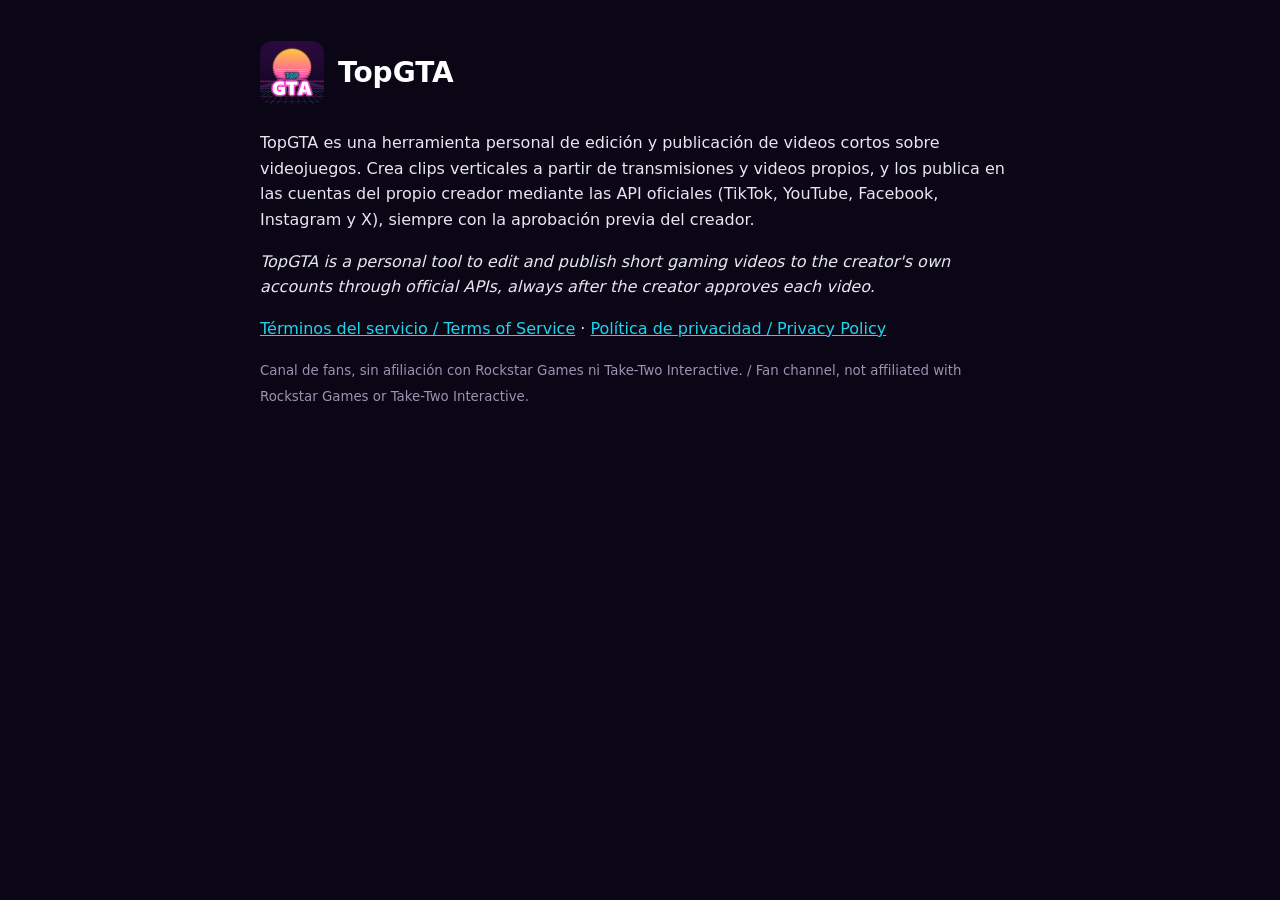
<file: index.html>
<!doctype html><html lang="es"><head><meta charset="utf-8"><meta name="viewport" content="width=device-width,initial-scale=1">
<title>TopGTA</title><link rel="stylesheet" href="estilo.css"></head><body><main>
<header><img src="logo.png" alt="Logo TopGTA"><h1>TopGTA</h1></header>
<p>TopGTA es una herramienta personal de edición y publicación de videos cortos sobre videojuegos. Crea clips verticales a partir de transmisiones y videos propios, y los publica en las cuentas del propio creador mediante las API oficiales (TikTok, YouTube, Facebook, Instagram y X), siempre con la aprobación previa del creador.</p>
<p><em>TopGTA is a personal tool to edit and publish short gaming videos to the creator's own accounts through official APIs, always after the creator approves each video.</em></p>
<p><a href="terminos.html">Términos del servicio / Terms of Service</a> · <a href="privacidad.html">Política de privacidad / Privacy Policy</a></p>
<p><small>Canal de fans, sin afiliación con Rockstar Games ni Take-Two Interactive. / Fan channel, not affiliated with Rockstar Games or Take-Two Interactive.</small></p>
</main></body></html>
</file>
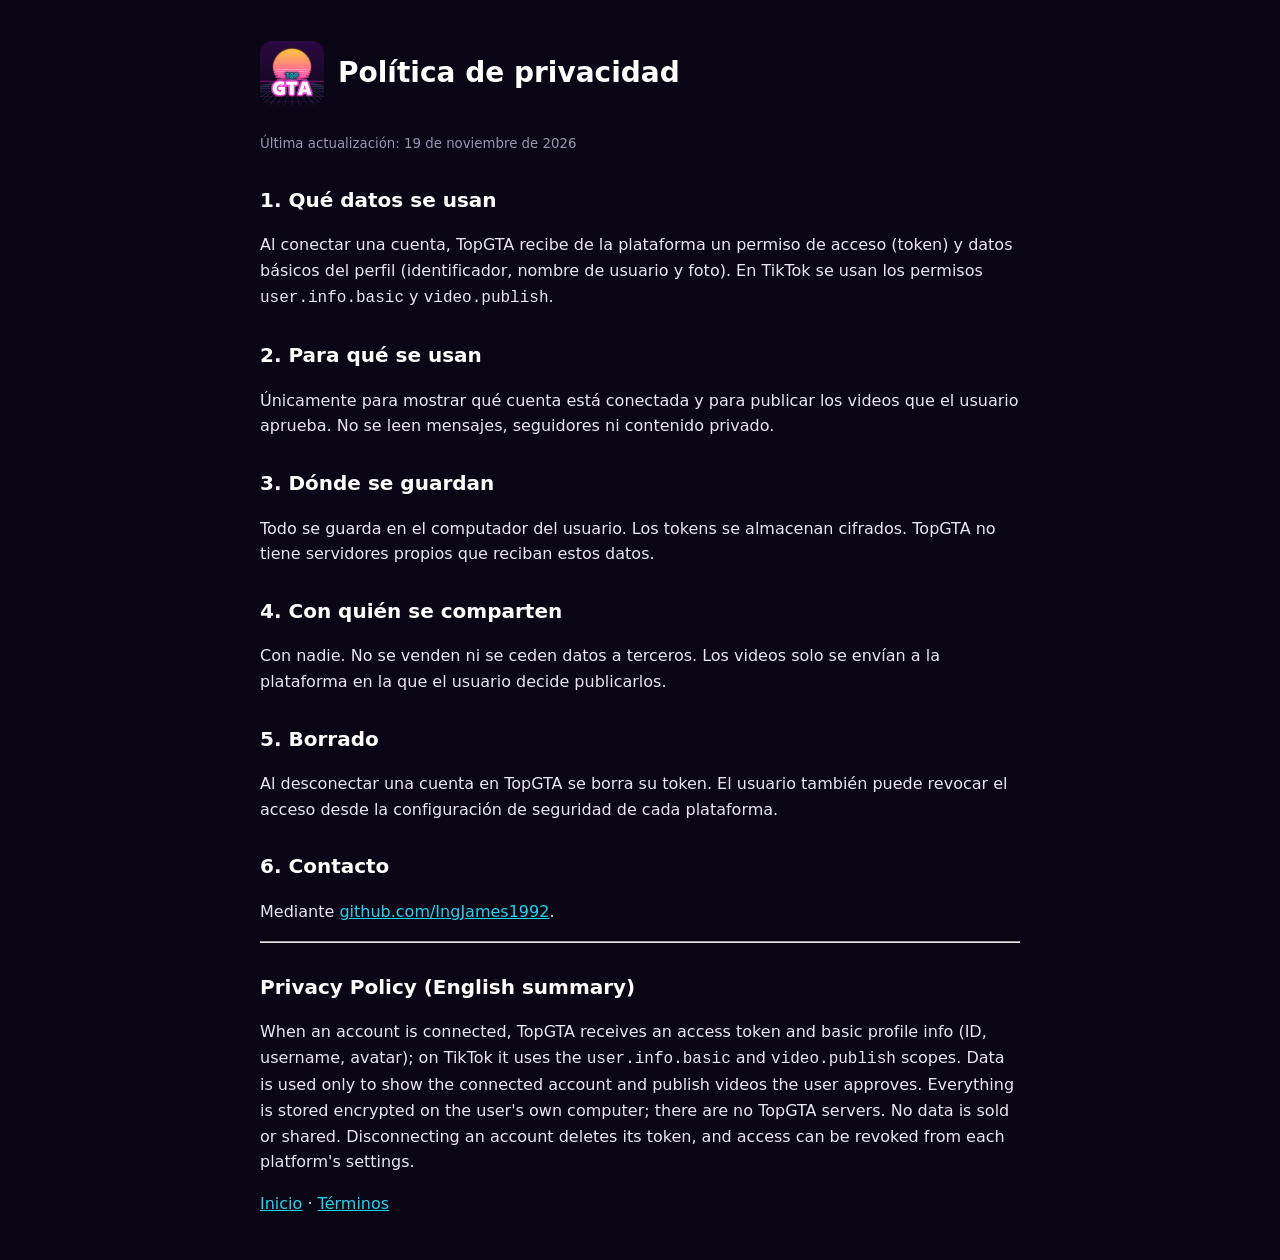
<file: privacidad.html>
<!doctype html><html lang="es"><head><meta charset="utf-8"><meta name="viewport" content="width=device-width,initial-scale=1">
<title>Privacidad TopGTA</title><link rel="stylesheet" href="estilo.css"></head><body><main>
<header><img src="logo.png" alt="Logo TopGTA"><h1>Política de privacidad</h1></header>
<p><small>Última actualización: 19 de noviembre de 2026</small></p>
<h2>1. Qué datos se usan</h2>
<p>Al conectar una cuenta, TopGTA recibe de la plataforma un permiso de acceso (token) y datos básicos del perfil (identificador, nombre de usuario y foto). En TikTok se usan los permisos <code>user.info.basic</code> y <code>video.publish</code>.</p>
<h2>2. Para qué se usan</h2>
<p>Únicamente para mostrar qué cuenta está conectada y para publicar los videos que el usuario aprueba. No se leen mensajes, seguidores ni contenido privado.</p>
<h2>3. Dónde se guardan</h2>
<p>Todo se guarda en el computador del usuario. Los tokens se almacenan cifrados. TopGTA no tiene servidores propios que reciban estos datos.</p>
<h2>4. Con quién se comparten</h2>
<p>Con nadie. No se venden ni se ceden datos a terceros. Los videos solo se envían a la plataforma en la que el usuario decide publicarlos.</p>
<h2>5. Borrado</h2>
<p>Al desconectar una cuenta en TopGTA se borra su token. El usuario también puede revocar el acceso desde la configuración de seguridad de cada plataforma.</p>
<h2>6. Contacto</h2>
<p>Mediante <a href="https://github.com/IngJames1992">github.com/IngJames1992</a>.</p>
<hr>
<h2>Privacy Policy (English summary)</h2>
<p>When an account is connected, TopGTA receives an access token and basic profile info (ID, username, avatar); on TikTok it uses the <code>user.info.basic</code> and <code>video.publish</code> scopes. Data is used only to show the connected account and publish videos the user approves. Everything is stored encrypted on the user's own computer; there are no TopGTA servers. No data is sold or shared. Disconnecting an account deletes its token, and access can be revoked from each platform's settings.</p>
<p><a href="index.html">Inicio</a> · <a href="terminos.html">Términos</a></p>
</main></body></html>
</file>
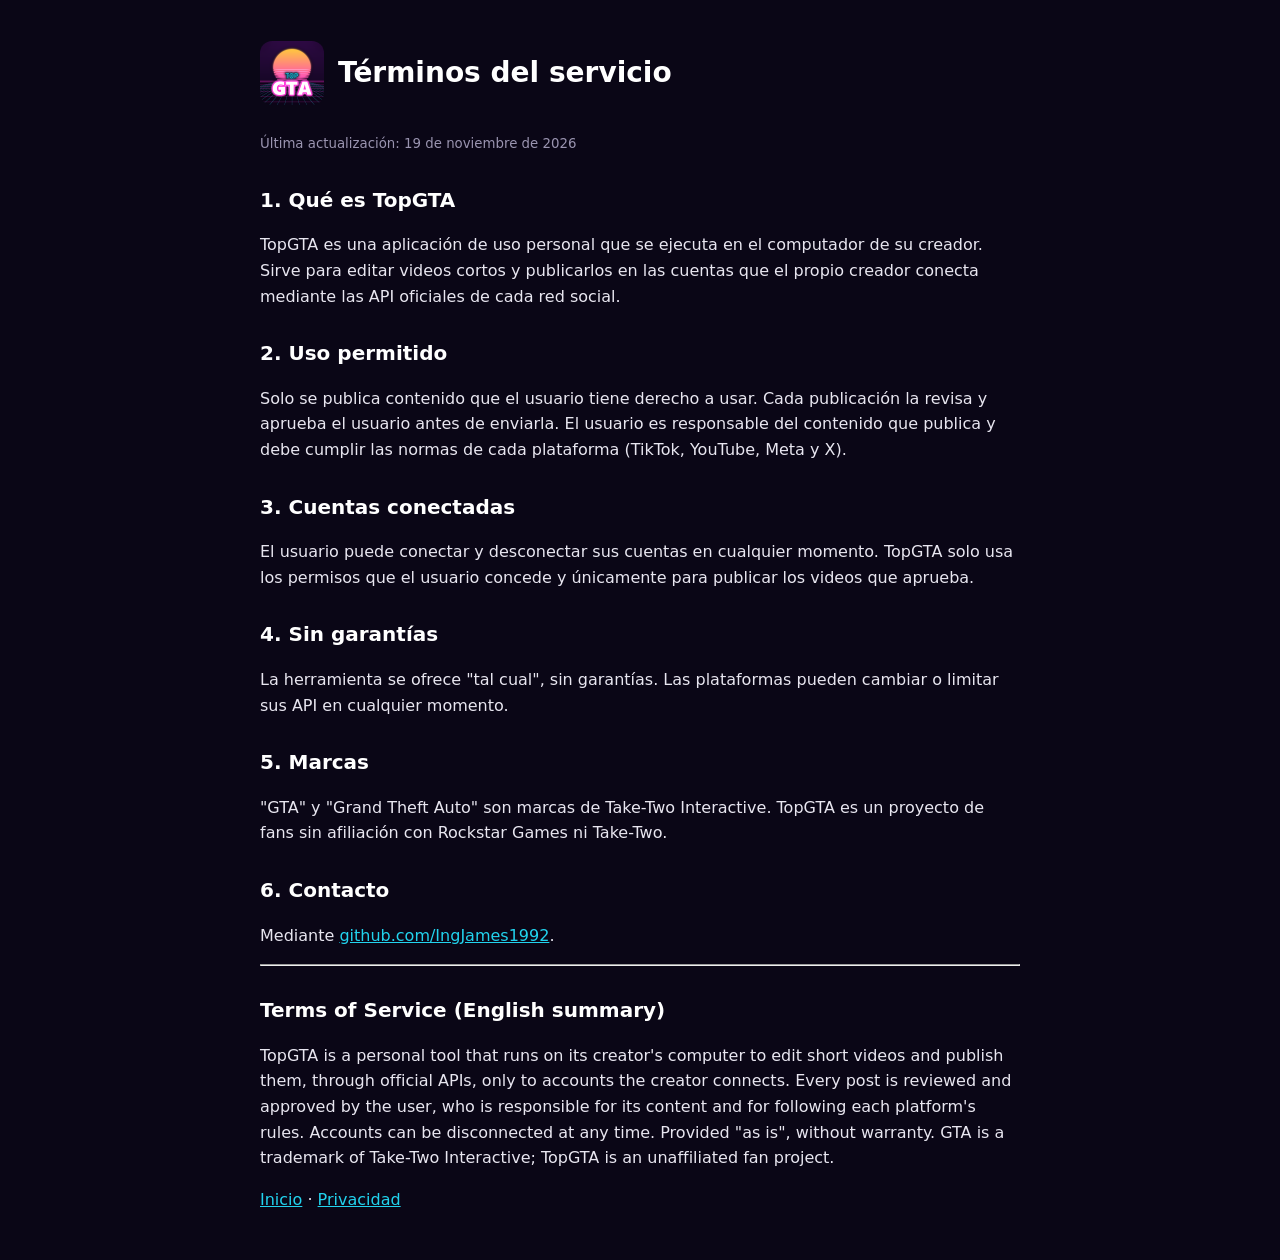
<file: terminos.html>
<!doctype html><html lang="es"><head><meta charset="utf-8"><meta name="viewport" content="width=device-width,initial-scale=1">
<title>Términos TopGTA</title><link rel="stylesheet" href="estilo.css"></head><body><main>
<header><img src="logo.png" alt="Logo TopGTA"><h1>Términos del servicio</h1></header>
<p><small>Última actualización: 19 de noviembre de 2026</small></p>
<h2>1. Qué es TopGTA</h2>
<p>TopGTA es una aplicación de uso personal que se ejecuta en el computador de su creador. Sirve para editar videos cortos y publicarlos en las cuentas que el propio creador conecta mediante las API oficiales de cada red social.</p>
<h2>2. Uso permitido</h2>
<p>Solo se publica contenido que el usuario tiene derecho a usar. Cada publicación la revisa y aprueba el usuario antes de enviarla. El usuario es responsable del contenido que publica y debe cumplir las normas de cada plataforma (TikTok, YouTube, Meta y X).</p>
<h2>3. Cuentas conectadas</h2>
<p>El usuario puede conectar y desconectar sus cuentas en cualquier momento. TopGTA solo usa los permisos que el usuario concede y únicamente para publicar los videos que aprueba.</p>
<h2>4. Sin garantías</h2>
<p>La herramienta se ofrece "tal cual", sin garantías. Las plataformas pueden cambiar o limitar sus API en cualquier momento.</p>
<h2>5. Marcas</h2>
<p>"GTA" y "Grand Theft Auto" son marcas de Take-Two Interactive. TopGTA es un proyecto de fans sin afiliación con Rockstar Games ni Take-Two.</p>
<h2>6. Contacto</h2>
<p>Mediante <a href="https://github.com/IngJames1992">github.com/IngJames1992</a>.</p>
<hr>
<h2>Terms of Service (English summary)</h2>
<p>TopGTA is a personal tool that runs on its creator's computer to edit short videos and publish them, through official APIs, only to accounts the creator connects. Every post is reviewed and approved by the user, who is responsible for its content and for following each platform's rules. Accounts can be disconnected at any time. Provided "as is", without warranty. GTA is a trademark of Take-Two Interactive; TopGTA is an unaffiliated fan project.</p>
<p><a href="index.html">Inicio</a> · <a href="privacidad.html">Privacidad</a></p>
</main></body></html>
</file>
<file: estilo.css>
body{margin:0;background:#0a0616;color:#e8e6f0;font:16px/1.6 system-ui,Segoe UI,sans-serif}
main{max-width:760px;margin:0 auto;padding:32px 16px}
a{color:#22d3ee}h1,h2{color:#fff}h1{font-size:28px}h2{font-size:20px;margin-top:28px}
header{display:flex;align-items:center;gap:14px}header img{width:64px;height:64px;border-radius:12px}
small{color:#9a94b0}
</file>
